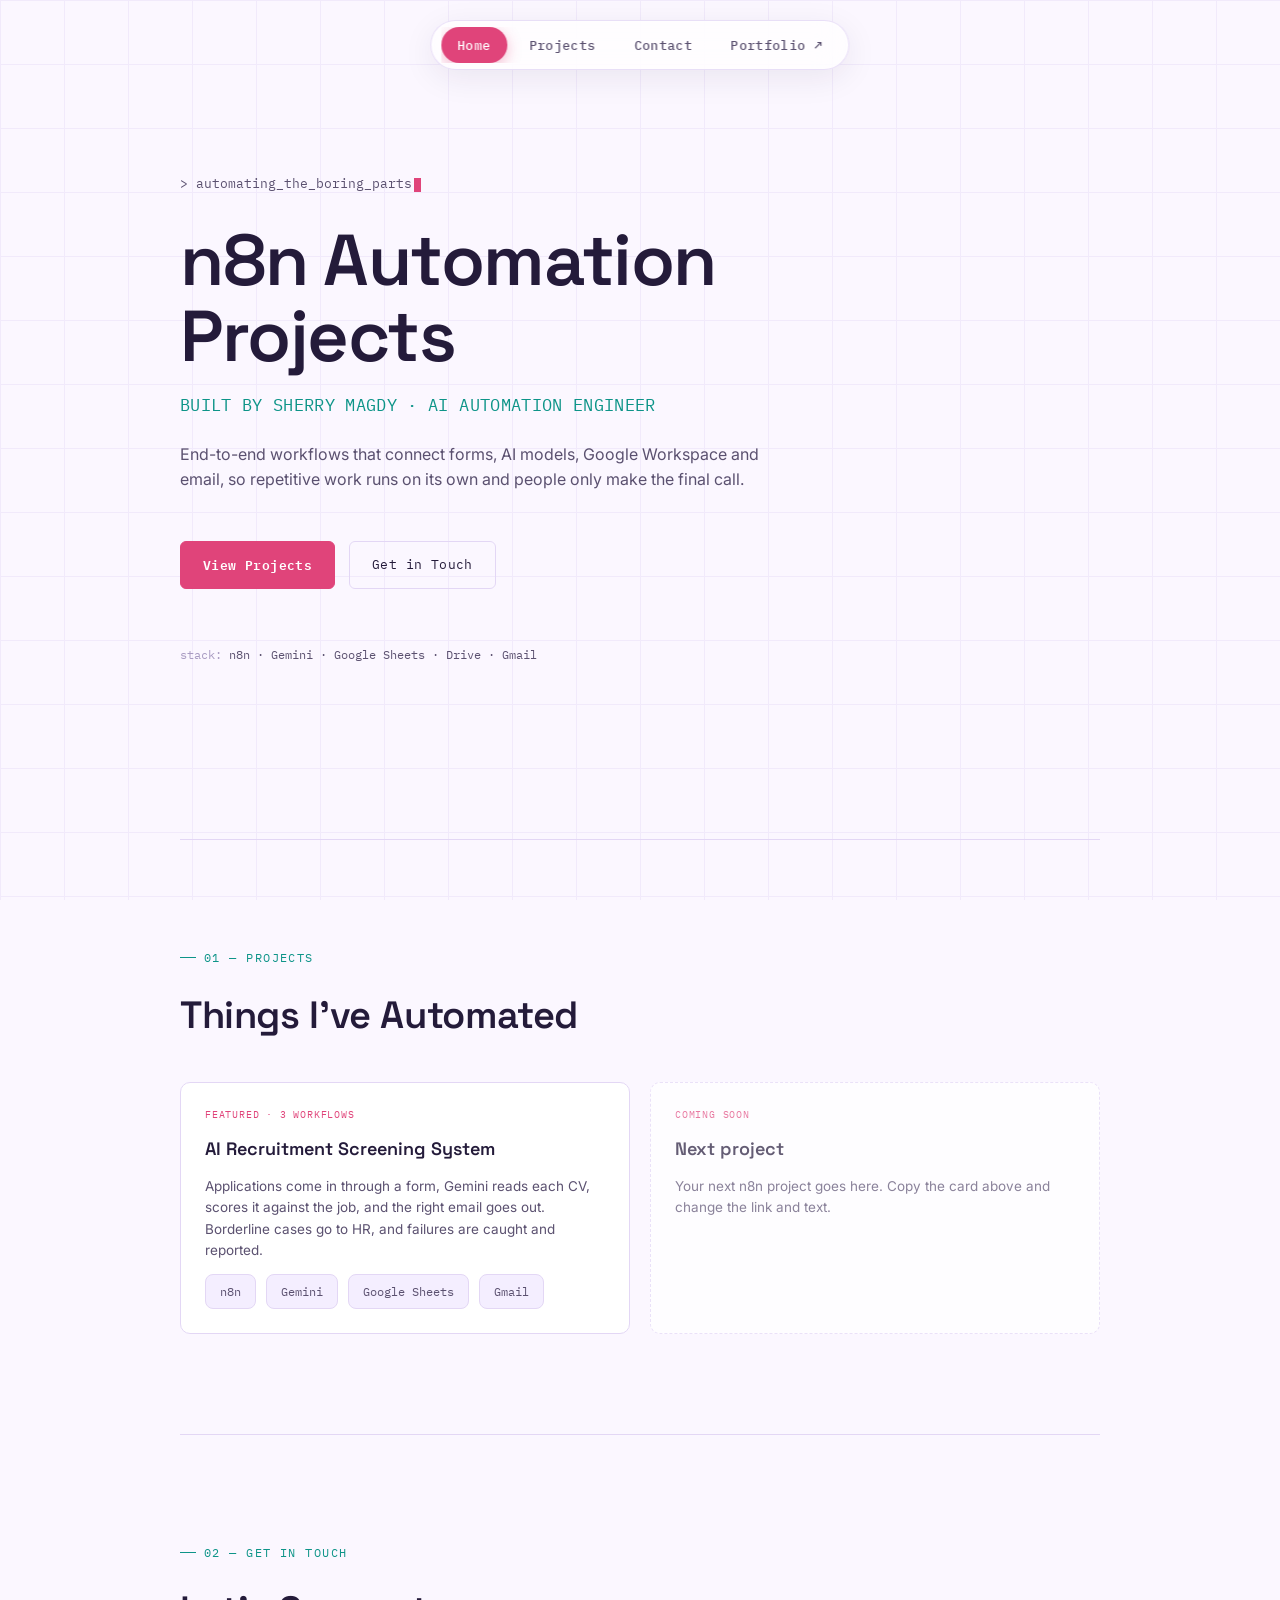
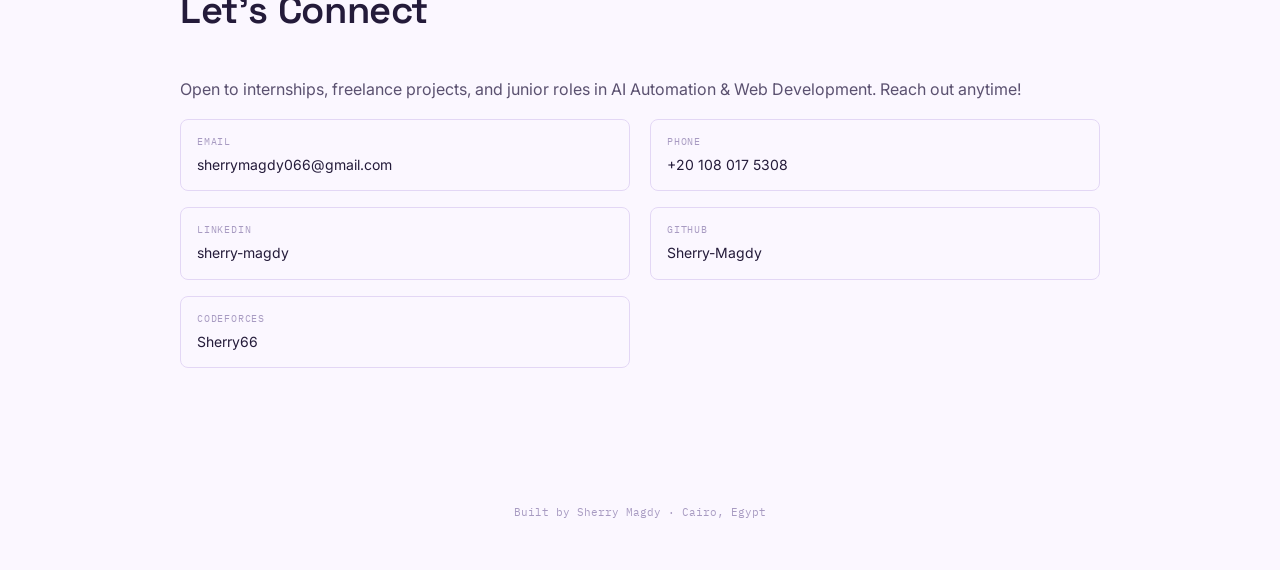
<file: index.html>
<!DOCTYPE html>
<html lang="en">

<head>
  <meta charset="UTF-8">
  <meta name="viewport" content="width=device-width, initial-scale=1.0">
  <title>Sherry Magdy — n8n Automation Projects</title>
  <meta name="description"
    content="n8n automation projects by Sherry Magdy: AI recruitment screening, error monitoring and more.">
  <link rel="preconnect" href="https://fonts.googleapis.com">
  <link
    href="https://fonts.googleapis.com/css2?family=Inter:wght@400;500;600&family=IBM+Plex+Mono:wght@400;500&family=Space+Grotesk:wght@500;600;700&display=swap"
    rel="stylesheet">
    
<link rel="icon" type="image/jpeg" href="imgs/icon.jpg">
<link rel="stylesheet" href="style.css">
</head>

<body>
  <nav class="navbar">
    <div class="nav-links">
      <a class="nav-link active" href="#hero">Home</a>
      <a class="nav-link" href="#projects">Projects</a>
      <a class="nav-link" href="#contact">Contact</a>
      <a class="nav-link" href="https://sherry-portfolio-eight.vercel.app/">Portfolio ↗</a>
    </div>
  </nav>
  <main>
    <section id="hero">
      <div class="terminal">&gt; automating_the_boring_parts<span class="cursor"></span></div>
      <h1 class="hero-name">n8n Automation<br>Projects</h1>
      <div class="hero-role">BUILT BY SHERRY MAGDY · AI AUTOMATION ENGINEER</div>
      <p class="hero-desc">End-to-end workflows that connect forms, AI models, Google Workspace and email, so repetitive
        work runs on its own and people only make the final call.</p>
      <div class="hero-actions">
        <a class="btn btn-solid" href="#projects">View Projects</a>
        <a class="btn btn-outline" href="#contact">Get in Touch</a>
      </div>
      <div class="hero-meta">
        <div>stack: <span>n8n · Gemini · Google Sheets · Drive · Gmail</span></div>
      </div>
    </section>

    <section id="projects">
      <div class="eyebrow">01 — PROJECTS</div>
      <h2>Things I've Automated</h2>
      <div class="project-grid">
        <a class="project-card" href="projects/recruitment.html">
          <div class="slot-tag">Featured · 3 workflows</div>
          <h3>AI Recruitment Screening System</h3>
          <p>Applications come in through a form, Gemini reads each CV, scores it against the job, and the right email
            goes out. Borderline cases go to HR, and failures are caught and reported.</p>
          <div class="tags"><span class="tag">n8n</span> <span class="tag">Gemini</span> <span class="tag">Google
              Sheets</span> <span class="tag">Gmail</span></div>
        </a>
        <div class="project-card slot">
          <div class="slot-tag">Coming soon</div>
          <h3>Next project</h3>
          <p>Your next n8n project goes here. Copy the card above and change the link and text.</p>
        </div>
      </div>
    </section>

    <section id="contact">
      <div class="eyebrow">02 — GET IN TOUCH</div>
      <h2>Let's Connect</h2>
      <p>Open to internships, freelance projects, and junior roles in AI Automation & Web
        Development. Reach out anytime!</p>
      <div class="contact-links">
        <a class="contact-link" href="mailto:sherrymagdy066@gmail.com"><span class="k">Email</span><span
            class="v">sherrymagdy066@gmail.com</span></a>
        <a class="contact-link" href="tel:+201080175308"><span class="k">Phone</span><span class="v">+20 108 017
            5308</span></a>
        <a class="contact-link" href="https://linkedin.com/in/sherry-magdy-3b7b44325"><span
            class="k">LinkedIn</span><span class="v">sherry-magdy</span></a>
        <a class="contact-link" href="https://github.com/Sherry-Magdy"><span class="k">GitHub</span><span
            class="v">Sherry-Magdy</span></a>
        <a class="contact-link" href="https://codeforces.com/profile/Sherry66" target="_blank" rel="noopener"><span
            class="k">Codeforces</span><span class="v">Sherry66</span></a>
      </div>
    </section>
  </main>
  <footer>Built by Sherry Magdy · Cairo, Egypt</footer>

  <script>
    const links = document.querySelectorAll('.nav-link[href^="#"]');
    const sections = [...links].map(l => document.querySelector(l.getAttribute('href')));

    function setActive() {
      const y = window.scrollY + window.innerHeight * 0.35;
      let current = sections[0];
      sections.forEach(s => { if (s && s.offsetTop <= y) current = s; });
      if (window.innerHeight + window.scrollY >= document.body.scrollHeight - 2) {
        current = sections[sections.length - 1];
      }
      links.forEach(l => l.classList.toggle('active', l.getAttribute('href') === '#' + current.id));
    }

    window.addEventListener('scroll', setActive, { passive: true });
    setActive();
  </script>
</body>

</html>
</file>
<file: style.css>
:root {
  --bg-base: #fbf7ff;
  --bg-surface: #ffffff;
  --bg-surface-alt: #f4eeff;
  --border-line: #e3d7f5;
  --text-primary: #241b3a;
  --text-muted: #5b5170;
  --text-faint: #a89bc2;
  --signal: #e0447a;
  --signal-soft: rgba(224, 68, 122, 0.14);
  --wire: #0d9488;
  --wire-soft: rgba(13, 148, 136, 0.12);
  --font-display: 'Space Grotesk', sans-serif;
  --font-body: 'Inter', sans-serif;
  --font-mono: 'IBM Plex Mono', monospace;
  --maxw: 920px;
}

* {
  box-sizing: border-box;
}

html {
  scroll-behavior: smooth;
}

body {
  margin: 0;
  background: var(--bg-base);
  color: var(--text-primary);
  font-family: var(--font-body);
  line-height: 1.6;
  -webkit-font-smoothing: antialiased;
}

@media (prefers-reduced-motion: reduce) {
  html { scroll-behavior: auto; }
  * {
    animation-duration: 0.001ms !important;
    animation-iteration-count: 1 !important;
    transition-duration: 0.001ms !important;
  }
}

a { color: inherit; }

::selection {
  background: var(--signal-soft);
  color: var(--signal);
}

:focus-visible {
  outline: 2px solid var(--wire);
  outline-offset: 3px;
}

/* Background Grid Pattern */
body::before {
  content: "";
  position: fixed;
  inset: 0;
  background-image:
    linear-gradient(var(--border-line) 1px, transparent 1px),
    linear-gradient(90deg, var(--border-line) 1px, transparent 1px);
  background-size: 64px 64px;
  opacity: 0.4;
  pointer-events: none;
  z-index: 0;
}

/* ---------- Advanced Pink Floating Navbar ---------- */
.navbar {
  position: fixed;
  top: 20px;
  left: 50%;
  transform: translateX(-50%);
  z-index: 100;
  width: max-content;
  max-width: calc(100vw - 32px);
  padding: 6px 10px;
  background: rgba(255, 255, 255, 0.75);
  backdrop-filter: blur(16px) saturate(180%);
  -webkit-backdrop-filter: blur(16px) saturate(180%);
  border: 1px solid rgba(227, 215, 245, 0.8);
  border-radius: 40px;
  box-shadow: 0 8px 32px rgba(36, 27, 58, 0.08), 0 1px 2px rgba(255, 255, 255, 0.5) inset;
  transition: all 0.3s cubic-bezier(0.4, 0, 0.2, 1);
}

.nav-links {
  display: flex;
  align-items: center;
  gap: 6px;
  overflow-x: auto;
  scrollbar-width: none;
}

.nav-links::-webkit-scrollbar { display: none; }

.nav-link {
  font-family: var(--font-mono);
  font-size: 12.5px;
  font-weight: 500;
  letter-spacing: 0.03em;
  color: var(--text-muted);
  text-decoration: none;
  padding: 8px 16px;
  border-radius: 20px;
  transition: all 0.25s ease;
  white-space: nowrap;
}

.nav-link:hover {
  color: var(--signal);
  background: var(--signal-soft);
}

.nav-link.active {
  color: #ffffff;
  background: var(--signal);
  box-shadow: 0 4px 14px rgba(224, 68, 122, 0.35);
}

@media (max-width: 640px) {
  .navbar {
    top: 12px;
    padding: 4px 6px;
  }
  .nav-link {
    font-size: 11.5px;
    padding: 6px 12px;
  }
}

/* ---------- Main Layout ---------- */
main {
  position: relative;
  z-index: 1;
  padding: 0 32px;
}

@media (max-width: 640px) {
  main { padding: 0 20px; }
}

section {
  max-width: var(--maxw);
  margin: 0 auto;
  padding: 100px 0;
  border-bottom: 1px solid var(--border-line);
}

section:last-of-type { border-bottom: none; }

@media (max-width: 640px) {
  section { padding: 60px 0; }
}

.eyebrow {
  display: inline-flex;
  align-items: center;
  gap: 8px;
  font-family: var(--font-mono);
  font-size: 12px;
  letter-spacing: .12em;
  color: var(--wire);
  margin-bottom: 18px;
}

.eyebrow::before {
  content: "";
  width: 16px;
  height: 1px;
  background: var(--wire);
}

h1, h2, h3 {
  font-family: var(--font-display);
  font-weight: 600;
  margin: 0;
  color: var(--text-primary);
}

h2 {
  font-size: clamp(28px, 4vw, 38px);
  margin-bottom: 36px;
  letter-spacing: -0.01em;
}

p {
  color: var(--text-muted);
  margin: 0 0 16px;
}

/* ---------- Hero Section ---------- */
#hero {
  min-height: calc(100vh - 60px);
  display: flex;
  flex-direction: column;
  justify-content: center;
  padding-top: 60px;
  padding-bottom: 60px;
}

.terminal {
  font-family: var(--font-mono);
  font-size: 13px;
  color: var(--text-muted);
  margin-bottom: 28px;
  min-height: 20px;
}

.terminal .cursor {
  display: inline-block;
  width: 7px;
  height: 14px;
  background: var(--signal);
  margin-left: 2px;
  vertical-align: middle;
  animation: blink 1s step-end infinite;
}

@keyframes blink { 50% { opacity: 0; } }

.hero-name {
  font-size: clamp(40px, 7vw, 72px);
  line-height: 1.05;
  letter-spacing: -0.02em;
}

.hero-role {
  font-family: var(--font-mono);
  font-size: clamp(14px, 2vw, 17px);
  color: var(--wire);
  margin-top: 18px;
  letter-spacing: .02em;
}

.hero-desc {
  max-width: 580px;
  margin-top: 22px;
  font-size: 16px;
}

.hero-actions {
  display: flex;
  gap: 14px;
  margin-top: 32px;
  flex-wrap: wrap;
}

.btn {
  font-family: var(--font-mono);
  font-size: 13px;
  letter-spacing: .03em;
  padding: 13px 22px;
  border-radius: 6px;
  text-decoration: none;
  display: inline-flex;
  align-items: center;
  gap: 8px;
  transition: transform .2s ease, border-color .2s ease, background .2s ease;
  border: 1px solid var(--border-line);
}

.btn-solid {
  background: var(--signal);
  color: #ffffff;
  border-color: var(--signal);
  font-weight: 600;
}

.btn-solid:hover { transform: translateY(-2px); }

.btn-outline {
  color: var(--text-primary);
  background: transparent;
}

.btn-outline:hover {
  border-color: var(--wire);
  color: var(--wire);
  transform: translateY(-2px);
}

.hero-meta {
  margin-top: 56px;
  display: flex;
  gap: 28px;
  flex-wrap: wrap;
  font-family: var(--font-mono);
  font-size: 12px;
  color: var(--text-faint);
}

.hero-meta span { color: var(--text-muted); }

/* ---------- About Section ---------- */
.about-grid {
  display: grid;
  grid-template-columns: auto 1fr;
  gap: 48px;
  align-items: start;
}

@media (max-width: 640px) {
  .about-grid { grid-template-columns: 1fr; }
}

.avatar {
  width: 260px;
  height: 340px;
  border-radius: 16px;
  border: 1px solid var(--border-line);
  background: var(--bg-surface-alt);
  overflow: hidden;
  flex-shrink: 0;
  transition: transform .4s ease, border-color .3s ease;
}

.avatar img {
  width: 100%;
  height: 100%;
  object-fit: cover;
  object-position: center;
  display: block;
}

.avatar:hover {
  transform: scale(1.02);
  border-color: var(--wire);
}

@media (max-width: 640px) {
  .avatar {
    width: 180px;
    height: 180px;
    border-radius: 50%;
    margin: 0 auto;
  }
}

.facts {
  margin-top: 28px;
  display: grid;
  grid-template-columns: 1fr 1fr;
  gap: 16px 24px;
}

@media (max-width: 480px) {
  .facts { grid-template-columns: 1fr; }
}

.fact dt {
  font-family: var(--font-mono);
  font-size: 11px;
  letter-spacing: .08em;
  color: var(--text-faint);
  text-transform: uppercase;
}

.fact dd {
  margin: 4px 0 0;
  font-size: 14px;
  color: var(--text-primary);
}

/* ---------- Services Section ---------- */
.services-grid {
  display: grid;
  grid-template-columns: repeat(auto-fit, minmax(250px, 1fr));
  gap: 20px;
}

.service-card {
  background: var(--bg-surface);
  border: 1px solid var(--border-line);
  border-radius: 12px;
  padding: 28px 24px;
  transition: transform 0.3s ease, border-color 0.3s ease;
}

.service-card:hover {
  transform: translateY(-4px);
  border-color: var(--wire);
}

.service-icon {
  font-size: 28px;
  margin-bottom: 16px;
}

.service-card h3 {
  font-size: 18px;
  margin-bottom: 12px;
}

.service-card p {
  font-size: 13.5px;
  margin-bottom: 0;
}

/* ---------- Skills Section (Redesigned) ---------- */
.skill-groups {
  display: grid;
  gap: 20px;
}

.skill-group {
  background: var(--bg-surface);
  border: 1px solid var(--border-line);
  border-radius: 14px;
  padding: 24px 28px;
  box-shadow: 0 4px 20px rgba(36, 27, 58, 0.03);
  transition: transform 0.25s ease, border-color 0.25s ease;
}

.skill-group:hover {
  border-color: rgba(224, 68, 122, 0.4);
  transform: translateY(-2px);
}

.skill-group-head {
  display: flex;
  justify-content: space-between;
  align-items: center;
  margin-bottom: 16px;
  padding-bottom: 10px;
  border-bottom: 1px dashed var(--border-line);
}

.skill-group-head h3 {
  font-size: 16px;
  font-weight: 600;
  color: var(--text-primary);
}

.skill-group-head span {
  font-family: var(--font-mono);
  font-size: 10.5px;
  font-weight: 600;
  color: var(--signal);
  background: var(--signal-soft);
  padding: 3px 10px;
  border-radius: 12px;
  letter-spacing: .06em;
}

.tags {
  display: flex;
  flex-wrap: wrap;
  gap: 10px;
}

.tag {
  font-family: var(--font-mono);
  font-size: 12px;
  padding: 7px 14px;
  border-radius: 8px;
  border: 1px solid var(--border-line);
  color: var(--text-muted);
  background: var(--bg-surface-alt);
  transition: all 0.25s ease;
}

/* المهارات الأساسية (التي كانت خضراء سابقاً) أصبحت بالوردي الأنيق المترابط مع زرار الموقع */
.tag.on {
  border-color: rgba(224, 68, 122, 0.4);
  color: var(--signal);
  background: var(--signal-soft);
  font-weight: 600;
}

.tag:hover {
  transform: translateY(-2px);
  border-color: var(--signal);
  color: var(--signal);
  background: #ffffff;
  box-shadow: 0 4px 12px rgba(224, 68, 122, 0.15);
}

/* ---------- Projects Section ---------- */
.project-grid {
  display: grid;
  grid-template-columns: repeat(auto-fit, minmax(260px, 1fr));
  gap: 20px;
}

.project-card {
  background: var(--bg-surface);
  border: 1px dashed var(--border-line);
  border-radius: 10px;
  padding: 24px;
  display: flex;
  flex-direction: column;
  gap: 12px;
}

.project-card .slot-tag {
  font-family: var(--font-mono);
  font-size: 10px;
  color: var(--signal);
  letter-spacing: .08em;
  text-transform: uppercase;
}

.project-card h3 { font-size: 18px; }
.project-card p { font-size: 13.5px; margin-bottom: 0; }
.project-card .tags { margin-top: auto; }

/* ---------- Timeline / Experience ---------- */
.timeline {
  display: flex;
  flex-direction: column;
}

.tl-item {
  position: relative;
  padding: 0 0 32px 28px;
  border-left: 1px solid var(--border-line);
}

.tl-item:last-child { padding-bottom: 0; }

.tl-item::before {
  content: "";
  position: absolute;
  left: -5px;
  top: 6px;
  width: 9px;
  height: 9px;
  border-radius: 50%;
  background: var(--signal);
  box-shadow: 0 0 0 4px var(--bg-base);
}

.tl-head {
  display: flex;
  justify-content: space-between;
  align-items: baseline;
  flex-wrap: wrap;
  gap: 8px;
}

.tl-head h3 { font-size: 18px; }

.tl-date {
  font-family: var(--font-mono);
  font-size: 11px;
  color: var(--text-faint);
}

.tl-org {
  font-family: var(--font-mono);
  font-size: 12px;
  color: var(--wire);
  margin-top: 4px;
}

.tl-item ul {
  margin: 12px 0 0;
  padding-left: 18px;
  color: var(--text-muted);
  font-size: 14px;
}

.tl-item li { margin-bottom: 6px; }

/* ---------- Certificates Section ---------- */
.cert-grid {
  display: grid;
  grid-template-columns: repeat(auto-fit, minmax(250px, 1fr));
  gap: 20px;
}

.cert-card {
  background: var(--bg-surface);
  border: 1px solid var(--border-line);
  border-radius: 10px;
  padding: 24px;
}

.cert-header {
  display: flex;
  justify-content: space-between;
  align-items: baseline;
  gap: 12px;
  flex-wrap: wrap;
}

.cert-status {
  font-family: var(--font-mono);
  font-size: 11px;
  color: var(--wire);
  background: var(--wire-soft);
  padding: 4px 10px;
  border-radius: 20px;
  border: 1px solid var(--wire);
}

.cert-issuer {
  font-family: var(--font-mono);
  font-size: 12px;
  color: var(--text-faint);
  margin: 6px 0 12px;
}

/* ---------- Contact Section ---------- */
.contact-card {
  background: var(--bg-surface);
  border: 1px solid var(--border-line);
  border-radius: 12px;
  padding: 36px;
}

@media (max-width: 640px) {
  .contact-card { padding: 24px; }
}

.contact-subtext {
  color: var(--text-primary);
  font-size: 15px;
  margin-bottom: 24px;
}

.contact-links {
  display: grid;
  grid-template-columns: 1fr 1fr;
  gap: 16px 20px;
}

@media (max-width: 520px) {
  .contact-links { grid-template-columns: 1fr; }
}

.contact-link {
  display: flex;
  flex-direction: column;
  gap: 4px;
  text-decoration: none;
  padding: 14px 16px;
  border: 1px solid var(--border-line);
  border-radius: 8px;
  transition: border-color .2s ease, transform .2s ease;
}

.contact-link:hover {
  border-color: var(--wire);
  transform: translateY(-2px);
}

.contact-link .k {
  font-family: var(--font-mono);
  font-size: 10px;
  letter-spacing: .08em;
  color: var(--text-faint);
  text-transform: uppercase;
}

.contact-link .v {
  font-size: 14px;
  color: var(--text-primary);
}

/* ---------- Animations ---------- */
.reveal {
  opacity: 0;
  transform: translateY(24px);
  transition: opacity .7s ease, transform .7s ease;
}

.reveal.in {
  opacity: 1;
  transform: translateY(0);
}

/* ---------- Footer ---------- */
footer {
  text-align: center;
  padding: 36px 20px 48px;
  font-family: var(--font-mono);
  font-size: 11px;
  color: var(--text-faint);
  position: relative;
  z-index: 1;
}

/* ---------- Chatbot Widget ---------- */
#chatbot {
  position: fixed;
  bottom: 24px;
  right: 24px;
  z-index: 999;
  font-family: var(--font-body);
  display: flex;
  flex-direction: column;
  align-items: flex-end;
}

#chatbot-toggle {
  font-family: var(--font-mono);
  font-size: 13px;
  letter-spacing: .02em;
  padding: 13px 20px;
  border-radius: 24px;
  border: 1px solid var(--signal);
  background: var(--signal);
  color: #ffffff;
  cursor: pointer;
  box-shadow: 0 6px 20px rgba(224, 68, 122, 0.28);
  transition: transform .2s ease, box-shadow .2s ease;
}

#chatbot-toggle:hover {
  transform: translateY(-2px);
  box-shadow: 0 8px 24px rgba(224, 68, 122, 0.36);
}

#chatbot-box {
  width: 320px;
  max-width: calc(100vw - 48px);
  height: 420px;
  max-height: 60vh;
  background: var(--bg-surface);
  border: 1px solid var(--border-line);
  border-radius: 14px;
  margin-top: 12px;
  display: flex;
  flex-direction: column;
  overflow: hidden;
  box-shadow: 0 12px 40px rgba(36, 27, 58, 0.16);
}

#chatbot-box.hidden { display: none; }

#chatbot-box::before {
  content: "AI ASSISTANT";
  display: block;
  font-family: var(--font-mono);
  font-size: 10px;
  letter-spacing: .1em;
  color: var(--wire);
  background: var(--wire-soft);
  border-bottom: 1px solid var(--border-line);
  padding: 10px 14px;
}

#chatbot-messages {
  flex: 1;
  padding: 14px;
  overflow-y: auto;
  font-size: 13px;
  display: flex;
  flex-direction: column;
  gap: 4px;
}

#chatbot-messages::-webkit-scrollbar { width: 6px; }
#chatbot-messages::-webkit-scrollbar-thumb {
  background: var(--border-line);
  border-radius: 6px;
}

#chatbot-input-row {
  display: flex;
  border-top: 1px solid var(--border-line);
  background: var(--bg-surface);
}

#chatbot-input {
  flex: 1;
  border: none;
  padding: 12px 14px;
  font-size: 13px;
  font-family: var(--font-body);
  background: transparent;
  color: var(--text-primary);
}

#chatbot-input::placeholder { color: var(--text-faint); }
#chatbot-input:focus { outline: none; }

#chatbot-send {
  border: none;
  background: var(--wire);
  color: #fff;
  padding: 0 18px;
  cursor: pointer;
  font-family: var(--font-mono);
  font-size: 12px;
  letter-spacing: .03em;
  transition: background .2s ease;
}

#chatbot-send:hover { background: #0b7d73; }

.msg {
  margin-bottom: 4px;
  padding: 9px 12px;
  border-radius: 10px;
  max-width: 85%;
  font-size: 13px;
  line-height: 1.5;
  word-wrap: break-word;
}

.msg.user {
  background: var(--wire-soft);
  color: var(--text-primary);
  margin-left: auto;
  text-align: right;
  border-bottom-right-radius: 2px;
}

.msg.bot {
  background: var(--bg-surface-alt);
  color: var(--text-primary);
  margin-right: auto;
  border-bottom-left-radius: 2px;
}

.msg.bot-loading {
  background: var(--bg-surface-alt);
  color: var(--text-faint);
  margin-right: auto;
  font-family: var(--font-mono);
  font-size: 12px;
  border-bottom-left-radius: 2px;
}

@media (max-width: 480px) {
  #chatbot { right: 16px; bottom: 16px; }
  #chatbot-box {
    width: calc(100vw - 32px);
    height: 65vh;
    max-height: 65vh;
  }
}
/* ---------- Certificate Images Style ---------- */
.cert-img-wrapper {
  display: block;
  margin-top: 14px;
  border-radius: 8px;
  overflow: hidden;
  border: 1px solid var(--border-line);
  transition: transform 0.3s ease, border-color 0.3s ease;
}

.cert-img {
  width: 100%;
  height: 160px;
  object-fit: cover;
  display: block;
}

.cert-img-wrapper:hover {
  transform: scale(1.02);
  border-color: var(--wire);
}
/* ---------- n8n Projects additions ---------- */
.fonts-note{display:none}
a.project-card{text-decoration:none;border-style:solid;transition:transform .3s ease,border-color .3s ease}
a.project-card:hover{transform:translateY(-4px);border-color:var(--wire)}
.project-card.slot{opacity:.7}
.back{font-family:var(--font-mono);font-size:12.5px;color:var(--wire);text-decoration:none;display:inline-block;margin-bottom:20px}
.sub{font-size:20px;margin:36px 0 14px}
.media{border:1px dashed var(--border-line);border-radius:12px;background:var(--bg-surface);overflow:hidden;margin:20px 0}
.media img,.media video{width:100%;display:block}
.media figcaption{font-family:var(--font-mono);font-size:11.5px;color:var(--text-faint);padding:10px 14px;border-top:1px solid var(--border-line)}
.flow{display:grid;grid-template-columns:repeat(auto-fit,minmax(190px,1fr));gap:14px;counter-reset:s}
.flow .step{background:var(--bg-surface);border:1px solid var(--border-line);border-radius:10px;padding:18px;counter-increment:s}
.flow .step::before{content:"0" counter(s);font-family:var(--font-mono);font-size:11px;color:var(--signal)}
.flow .step h3{font-size:16px;margin:6px 0}
.flow .step p{font-size:13px;margin:0}
table.rules{width:100%;border-collapse:collapse;background:var(--bg-surface);border:1px solid var(--border-line);border-radius:10px;overflow:hidden;font-size:14px}
.rules th,.rules td{text-align:left;padding:12px 16px;border-bottom:1px solid var(--border-line);color:var(--text-muted)}
.rules th{font-family:var(--font-mono);font-size:11px;letter-spacing:.08em;text-transform:uppercase;color:var(--text-faint);background:var(--bg-surface-alt)}
.rules tr:last-child td{border-bottom:none}
.list{padding-left:20px;color:var(--text-muted)}
.list li{margin-bottom:8px}

.badge{display:inline-block;margin-top:14px;padding:4px 12px;border-radius:999px;font-family:var(--font-mono);font-size:11.5px;background:var(--bg-surface-alt);color:var(--text-muted);border:1px solid var(--border-line)}
.badge.live{background:var(--wire-soft);color:var(--wire);border-color:var(--wire)}
button.btn{cursor:pointer}
.result{margin-top:20px;background:var(--bg-surface);border:1px solid var(--border-line);border-left:4px solid var(--wire);border-radius:10px;padding:18px 20px;font-size:14px;color:var(--text-muted);line-height:1.8}
.result b{color:var(--text-primary)}

/* ---------- Project portal ---------- */
.choices{display:grid;grid-template-columns:repeat(auto-fit,minmax(240px,1fr));gap:18px;margin-top:28px}
.choice{display:block;background:var(--bg-surface);border:1px solid var(--border-line);border-radius:12px;padding:24px;text-decoration:none;transition:transform .3s ease,border-color .3s ease}
.choice:hover{transform:translateY(-4px);border-color:var(--wire)}
.choice .num{display:inline-flex;width:30px;height:30px;border-radius:50%;background:var(--signal-soft);color:var(--signal);font-family:var(--font-mono);font-size:13px;align-items:center;justify-content:center;margin-bottom:14px}
.choice h3{font-size:18px;margin-bottom:8px}
.choice p{font-size:13.5px;margin-bottom:12px}
.choice .go{font-family:var(--font-mono);font-size:12px;color:var(--wire)}
.panel{background:var(--bg-surface);border:1px solid var(--border-line);border-radius:12px;padding:22px;margin:20px 0}
.panel label{display:block;font-family:var(--font-mono);font-size:11px;letter-spacing:.06em;color:var(--text-faint);text-transform:uppercase;margin:12px 0 4px}
.panel input,.panel select,.panel textarea{width:100%;padding:10px 12px;border:1px solid var(--border-line);border-radius:6px;background:var(--bg-base);font:14px var(--font-body);color:var(--text-primary)}
.row2{display:grid;grid-template-columns:1fr 1fr;gap:14px}
@media(max-width:640px){.row2{grid-template-columns:1fr}}
.log{font-family:var(--font-mono);font-size:12px;background:#241b3a;color:#e8defa;border-radius:8px;padding:14px;min-height:80px;max-height:240px;overflow:auto;margin-top:14px;white-space:pre-wrap}
.pill{display:inline-block;padding:2px 10px;border-radius:999px;font-family:var(--font-mono);font-size:11px;background:var(--bg-surface-alt);color:var(--text-muted)}
.pill.good{background:var(--wire-soft);color:var(--wire)}.pill.warn{background:#fff3d6;color:#92600a}.pill.bad{background:var(--signal-soft);color:var(--signal)}
.scroll{overflow-x:auto}
.msg-ok{color:var(--wire);font-size:13.5px;margin-top:10px}.msg-err{color:var(--signal);font-size:13.5px;margin-top:10px}
</file>
